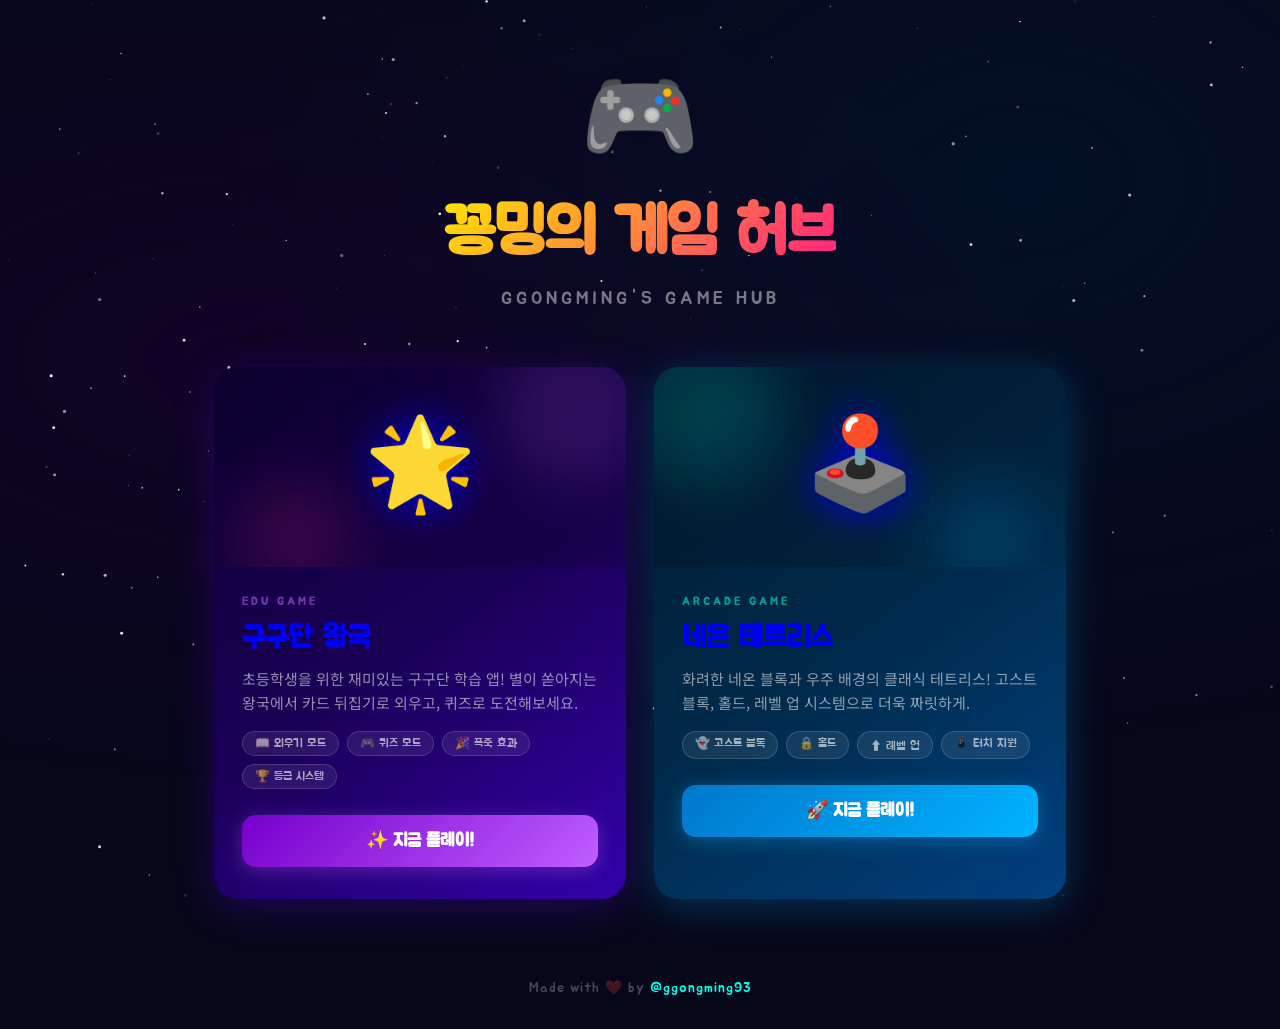
<file: index.html>
<!DOCTYPE html>
<html lang="ko">
<head>
  <meta charset="UTF-8" />
  <meta name="viewport" content="width=device-width, initial-scale=1.0" />
  <meta name="description" content="꽁밍의 미니 게임 허브 — 구구단 왕국과 네온 테트리스를 즐겨보세요!" />
  <title>🎮 꽁밍의 게임 허브</title>
  <link rel="preconnect" href="https://fonts.googleapis.com" />
  <link rel="preconnect" href="https://fonts.gstatic.com" crossorigin />
  <link href="https://fonts.googleapis.com/css2?family=Jua&family=Noto+Sans+KR:wght@400;700;900&display=swap" rel="stylesheet" />
  <style>
    :root {
      --bg: #07071a;
      --neon-mint:   #00ffe7;
      --neon-yellow: #ffe600;
      --neon-pink:   #ff2d78;
      --neon-purple: #bf5fff;
      --neon-blue:   #00b4ff;
      --neon-orange: #ff8c00;
    }

    *, *::before, *::after { box-sizing: border-box; margin: 0; padding: 0; }

    body {
      min-height: 100vh;
      background: var(--bg);
      font-family: 'Jua', 'Noto Sans KR', sans-serif;
      color: #fff;
      overflow-x: hidden;
      display: flex;
      flex-direction: column;
      align-items: center;
    }

    /* ── 별 배경 ── */
    canvas#bg {
      position: fixed; inset: 0; z-index: 0; pointer-events: none;
    }

    /* ── 그라디언트 오버레이 ── */
    body::before {
      content: '';
      position: fixed; inset: 0; z-index: 0;
      background:
        radial-gradient(ellipse at 20% 40%, #1a003380 0%, transparent 55%),
        radial-gradient(ellipse at 80% 20%, #001a3380 0%, transparent 55%);
      pointer-events: none;
    }

    /* ── 컨텐츠 래퍼 ── */
    .wrap {
      position: relative; z-index: 1;
      width: 100%; max-width: 900px;
      padding: 60px 24px 80px;
      display: flex; flex-direction: column; align-items: center; gap: 56px;
    }

    /* ── 헤더 ── */
    header { text-align: center; display: flex; flex-direction: column; align-items: center; gap: 14px; }

    .header-emoji {
      font-size: clamp(52px, 12vw, 96px);
      animation: float 3s ease-in-out infinite;
    }
    @keyframes float {
      0%,100% { transform: translateY(0) rotate(-4deg); }
      50%      { transform: translateY(-16px) rotate(4deg); }
    }

    h1 {
      font-size: clamp(30px, 7vw, 64px);
      font-weight: 900;
      background: linear-gradient(135deg, var(--neon-yellow), var(--neon-pink), var(--neon-mint));
      -webkit-background-clip: text; -webkit-text-fill-color: transparent;
      background-clip: text; background-size: 200%;
      animation: shimmer 4s linear infinite;
      letter-spacing: -1px;
    }
    @keyframes shimmer { 0%{background-position:0%} 100%{background-position:200%} }

    .subtitle {
      font-size: clamp(13px, 2.5vw, 18px);
      color: rgba(255,255,255,0.45);
      letter-spacing: 4px;
    }

    /* ── 카드 그리드 ── */
    .cards {
      display: grid;
      grid-template-columns: repeat(auto-fit, minmax(300px, 1fr));
      gap: 28px;
      width: 100%;
    }

    /* ── 게임 카드 ── */
    .card {
      display: flex; flex-direction: column;
      border-radius: 24px;
      overflow: hidden;
      text-decoration: none;
      position: relative;
      transition: transform 0.25s cubic-bezier(.34,1.56,.64,1), box-shadow 0.3s;
      cursor: pointer;
    }
    .card:hover { transform: translateY(-10px) scale(1.02); }

    /* 카드 배경 그라디언트 */
    .card-gugu  { background: linear-gradient(145deg, #0d0035, #1a0055, #3300aa); box-shadow: 0 8px 40px #6600ff44; }
    .card-tetris{ background: linear-gradient(145deg, #001a30, #002a4a, #004080); box-shadow: 0 8px 40px #00aaff44; }

    .card:hover.card-gugu  { box-shadow: 0 20px 60px #6600ff77, 0 0 0 2px #bf5fff55; }
    .card:hover.card-tetris{ box-shadow: 0 20px 60px #00aaff77, 0 0 0 2px #00b4ff55; }

    /* 카드 상단 비주얼 영역 */
    .card-visual {
      height: 200px;
      display: flex; align-items: center; justify-content: center;
      position: relative; overflow: hidden;
      font-size: 90px;
    }
    .card-visual::before {
      content: '';
      position: absolute; inset: 0;
      background: rgba(0,0,0,0.15);
    }
    .card-icon {
      position: relative; z-index: 1;
      animation: iconPulse 2.5s ease-in-out infinite;
      filter: drop-shadow(0 0 20px currentColor);
    }
    @keyframes iconPulse {
      0%,100% { transform: scale(1); }
      50%      { transform: scale(1.1); }
    }

    /* 배경 장식 원 */
    .card-visual .deco {
      position: absolute; border-radius: 50%;
      opacity: 0.15; filter: blur(30px);
    }
    .card-gugu  .deco1 { width:160px; height:160px; background:var(--neon-purple); top:-40px; right:-30px; }
    .card-gugu  .deco2 { width:120px; height:120px; background:var(--neon-pink);   bottom:-30px; left:20px; }
    .card-tetris .deco1{ width:160px; height:160px; background:var(--neon-mint);   top:-40px; left:-30px; }
    .card-tetris .deco2{ width:120px; height:120px; background:var(--neon-blue);   bottom:-30px; right:20px; }

    /* 카드 바디 */
    .card-body {
      padding: 28px 28px 32px;
      display: flex; flex-direction: column; gap: 10px;
    }

    .card-tag {
      font-size: 11px; letter-spacing: 3px; font-weight: 700;
      opacity: 0.55; text-transform: uppercase;
    }
    .card-gugu   .card-tag { color: var(--neon-purple); }
    .card-tetris .card-tag { color: var(--neon-mint); }

    .card-title { font-size: clamp(22px, 5vw, 30px); font-weight: 900; }

    .card-desc {
      font-size: 15px; color: rgba(255,255,255,0.55); line-height: 1.6;
      font-family: 'Noto Sans KR', sans-serif; font-weight: 400;
    }

    /* 기능 태그 */
    .card-features { display: flex; flex-wrap: wrap; gap: 8px; margin-top: 6px; }
    .feat {
      padding: 4px 12px; border-radius: 99px; font-size: 12px;
      background: rgba(255,255,255,0.08);
      border: 1px solid rgba(255,255,255,0.15);
      color: rgba(255,255,255,0.6);
    }

    /* 플레이 버튼 */
    .card-cta {
      margin-top: 16px;
      padding: 14px 0; border-radius: 14px;
      text-align: center; font-size: 18px; font-weight: 700;
      transition: filter 0.2s;
      font-family: 'Jua', sans-serif;
    }
    .card:hover .card-cta { filter: brightness(1.15); }
    .card-gugu   .card-cta { background: linear-gradient(135deg, #7700cc, #bf5fff); color: #fff; box-shadow: 0 4px 20px #bf5fff55; }
    .card-tetris .card-cta { background: linear-gradient(135deg, #0077cc, #00b4ff); color: #fff; box-shadow: 0 4px 20px #00b4ff55; }

    /* ── 푸터 ── */
    footer {
      position: relative; z-index: 1;
      text-align: center; padding-bottom: 32px;
      font-size: 14px; color: rgba(255,255,255,0.25);
      letter-spacing: 1px;
    }
    footer a {
      color: var(--neon-mint); text-decoration: none;
      transition: opacity 0.2s;
    }
    footer a:hover { opacity: 0.7; }
  </style>
</head>
<body>
<canvas id="bg"></canvas>

<div class="wrap">
  <!-- 헤더 -->
  <header>
    <div class="header-emoji">🎮</div>
    <h1>꽁밍의 게임 허브</h1>
    <p class="subtitle">GGONGMING'S GAME HUB</p>
  </header>

  <!-- 게임 카드 -->
  <div class="cards">

    <!-- 구구단 왕국 -->
    <a class="card card-gugu" href="./gugu/" id="card-gugu">
      <div class="card-visual">
        <div class="deco deco1"></div>
        <div class="deco deco2"></div>
        <span class="card-icon">🌟</span>
      </div>
      <div class="card-body">
        <span class="card-tag">edu game</span>
        <h2 class="card-title">구구단 왕국</h2>
        <p class="card-desc">초등학생을 위한 재미있는 구구단 학습 앱! 별이 쏟아지는 왕국에서 카드 뒤집기로 외우고, 퀴즈로 도전해보세요.</p>
        <div class="card-features">
          <span class="feat">📖 외우기 모드</span>
          <span class="feat">🎮 퀴즈 모드</span>
          <span class="feat">🎉 폭죽 효과</span>
          <span class="feat">🏆 등급 시스템</span>
        </div>
        <div class="card-cta">✨ 지금 플레이!</div>
      </div>
    </a>

    <!-- 네온 테트리스 -->
    <a class="card card-tetris" href="./tetris/" id="card-tetris">
      <div class="card-visual">
        <div class="deco deco1"></div>
        <div class="deco deco2"></div>
        <span class="card-icon">🕹️</span>
      </div>
      <div class="card-body">
        <span class="card-tag">arcade game</span>
        <h2 class="card-title">네온 테트리스</h2>
        <p class="card-desc">화려한 네온 블록과 우주 배경의 클래식 테트리스! 고스트 블록, 홀드, 레벨 업 시스템으로 더욱 짜릿하게.</p>
        <div class="card-features">
          <span class="feat">👻 고스트 블록</span>
          <span class="feat">🔒 홀드</span>
          <span class="feat">⬆️ 레벨 업</span>
          <span class="feat">📱 터치 지원</span>
        </div>
        <div class="card-cta">🚀 지금 플레이!</div>
      </div>
    </a>

  </div>
</div>

<!-- 푸터 -->
<footer>
  <p>Made with ❤️ by <a href="https://github.com/ggongming93" target="_blank">@ggongming93</a></p>
</footer>

<script>
/* ── 별 파티클 배경 ── */
(function() {
  const canvas = document.getElementById('bg');
  const ctx    = canvas.getContext('2d');
  let W, H;

  const stars = Array.from({length:200}, () => ({
    x: Math.random() * 2000,
    y: Math.random() * 2000,
    r: Math.random() * 1.5 + 0.2,
    a: Math.random(),
    da: (Math.random() - 0.5) * 0.01,
  }));

  const shooters = [];
  setInterval(() => {
    shooters.push({
      x: Math.random() * (W||800),
      y: Math.random() * ((H||600) * 0.4),
      vx: 5 + Math.random() * 7,
      vy: 2 + Math.random() * 4,
      len: 80 + Math.random() * 120,
      alpha: 1, done: false
    });
  }, 2500);

  function resize() {
    W = canvas.width  = window.innerWidth;
    H = canvas.height = window.innerHeight;
  }
  window.addEventListener('resize', resize);
  resize();

  function loop() {
    ctx.clearRect(0, 0, W, H);

    stars.forEach(s => {
      s.a += s.da;
      if (s.a <= 0 || s.a >= 1) s.da *= -1;
      ctx.beginPath();
      ctx.arc(s.x % W, s.y % H, s.r, 0, Math.PI*2);
      ctx.fillStyle = `rgba(255,255,255,${s.a.toFixed(2)})`;
      ctx.fill();
    });

    shooters.filter(s => !s.done).forEach(s => {
      const g = ctx.createLinearGradient(s.x, s.y, s.x - s.len, s.y - s.len*0.5);
      g.addColorStop(0, `rgba(255,255,255,${s.alpha})`);
      g.addColorStop(1, 'rgba(255,255,255,0)');
      ctx.beginPath();
      ctx.strokeStyle = g; ctx.lineWidth = 1.5;
      ctx.moveTo(s.x, s.y);
      ctx.lineTo(s.x - s.len, s.y - s.len * 0.5);
      ctx.stroke();
      s.x += s.vx; s.y += s.vy; s.alpha -= 0.022;
      if (s.alpha <= 0) s.done = true;
    });

    requestAnimationFrame(loop);
  }
  loop();
})();
</script>
</body>
</html>
</file>
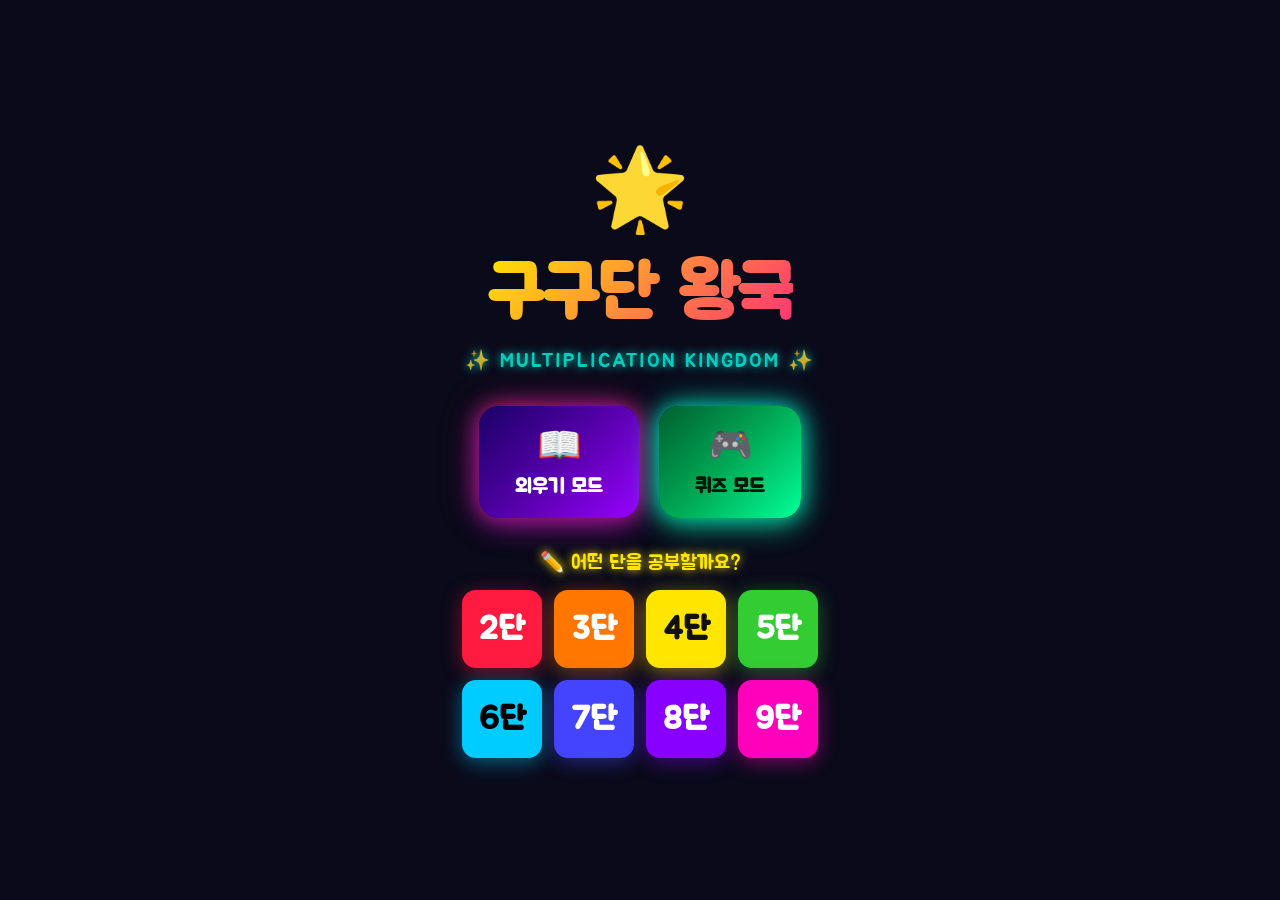
<file: gugu/index.html>
<!DOCTYPE html>
<html lang="ko">
<head>
  <meta charset="UTF-8" />
  <meta name="viewport" content="width=device-width, initial-scale=1.0" />
  <meta name="description" content="초등학생을 위한 재미있는 구구단 학습 앱! 별이 쏟아지는 구구단 왕국에서 즐겁게 구구단을 외워봐요." />
  <title>✨ 구구단 왕국 ✨</title>
  <link rel="stylesheet" href="style.css" />
</head>
<body>

<!-- 배경 캔버스 -->
<canvas id="star-canvas"></canvas>
<canvas id="confetti-canvas"></canvas>

<!-- ═══════════════ 홈 화면 ═══════════════ -->
<section id="home" class="screen active">
  <div class="title-wrap">
    <div class="title-emoji">🌟</div>
    <h1 class="main-title">구구단 왕국</h1>
    <p class="sub-title">✨ MULTIPLICATION KINGDOM ✨</p>
  </div>

  <div class="mode-buttons">
    <button class="mode-btn btn-study" id="btn-goto-study">
      <span class="btn-emoji">📖</span>
      <span class="btn-label">외우기 모드</span>
    </button>
    <button class="mode-btn btn-quiz" id="btn-goto-quiz">
      <span class="btn-emoji">🎮</span>
      <span class="btn-label">퀴즈 모드</span>
    </button>
  </div>

  <div class="dan-section">
    <p class="dan-label">✏️ 어떤 단을 공부할까요?</p>
    <div class="dan-grid" id="home-dan-grid">
      <button class="dan-btn" data-dan="2">2단</button>
      <button class="dan-btn" data-dan="3">3단</button>
      <button class="dan-btn" data-dan="4">4단</button>
      <button class="dan-btn" data-dan="5">5단</button>
      <button class="dan-btn" data-dan="6">6단</button>
      <button class="dan-btn" data-dan="7">7단</button>
      <button class="dan-btn" data-dan="8">8단</button>
      <button class="dan-btn" data-dan="9">9단</button>
    </div>
  </div>
</section>

<!-- ═══════════════ 외우기 모드 ═══════════════ -->
<section id="study" class="screen">
  <div class="screen-header">
    <button class="back-btn" id="study-back">← 홈</button>
    <h2 class="screen-title" id="study-title">2단 🌈</h2>
    <div class="dan-nav">
      <button class="nav-arrow" id="study-prev">◀</button>
      <span class="dan-indicator" id="study-dan-indicator">2단</span>
      <button class="nav-arrow" id="study-next">▶</button>
    </div>
  </div>

  <div class="card-grid" id="card-grid"></div>
</section>

<!-- ═══════════════ 퀴즈 모드 ═══════════════ -->
<section id="quiz" class="screen">
  <div class="quiz-header">
    <button class="back-btn" id="quiz-back">← 홈</button>
    <div class="score-board">
      <div class="score-item" id="score-stars">
        <span class="score-label">⭐ 별점</span>
        <span class="score-value" id="val-stars">0</span>
      </div>
      <div class="score-item" id="score-combo">
        <span class="score-label">🔥 콤보</span>
        <span class="score-value" id="val-combo">0</span>
      </div>
      <div class="score-item" id="score-progress">
        <span class="score-label">📝 문제</span>
        <span class="score-value" id="val-progress">1/10</span>
      </div>
    </div>
  </div>

  <div class="progress-bar-wrap">
    <div class="progress-bar-fill" id="progress-bar" style="width: 0%"></div>
  </div>

  <div class="question-card" id="question-card">
    <p class="question-num" id="question-num">문제 1 / 10</p>
    <p class="question-text" id="question-text">? × ? = ?</p>
  </div>

  <div class="choices-grid" id="choices-grid">
    <button class="choice-btn" id="choice-0">?</button>
    <button class="choice-btn" id="choice-1">?</button>
    <button class="choice-btn" id="choice-2">?</button>
    <button class="choice-btn" id="choice-3">?</button>
  </div>

  <p class="feedback-msg" id="feedback-msg"></p>
</section>

<!-- ═══════════════ 결과 화면 ═══════════════ -->
<section id="result" class="screen">
  <div class="result-trophy" id="result-trophy">🏆</div>
  <h2 class="result-grade" id="result-grade">구구단 황제!</h2>
  <p class="result-msg" id="result-msg">완벽해요! 만점을 받았어요!</p>

  <div class="result-stats">
    <div class="stat-box">
      <span class="stat-val" id="res-stars">0</span>
      <span class="stat-lbl">⭐ 획득 별점</span>
    </div>
    <div class="stat-box">
      <span class="stat-val" id="res-correct">0</span>
      <span class="stat-lbl">✅ 정답 수</span>
    </div>
    <div class="stat-box">
      <span class="stat-val" id="res-combo">0</span>
      <span class="stat-lbl">🔥 최고 콤보</span>
    </div>
  </div>

  <div class="result-actions">
    <button class="action-btn btn-retry" id="btn-retry">🎮 다시 도전!</button>
    <button class="action-btn btn-home"  id="btn-result-home">🏠 홈으로</button>
  </div>
</section>

<script src="app.js"></script>
</body>
</html>
</file>
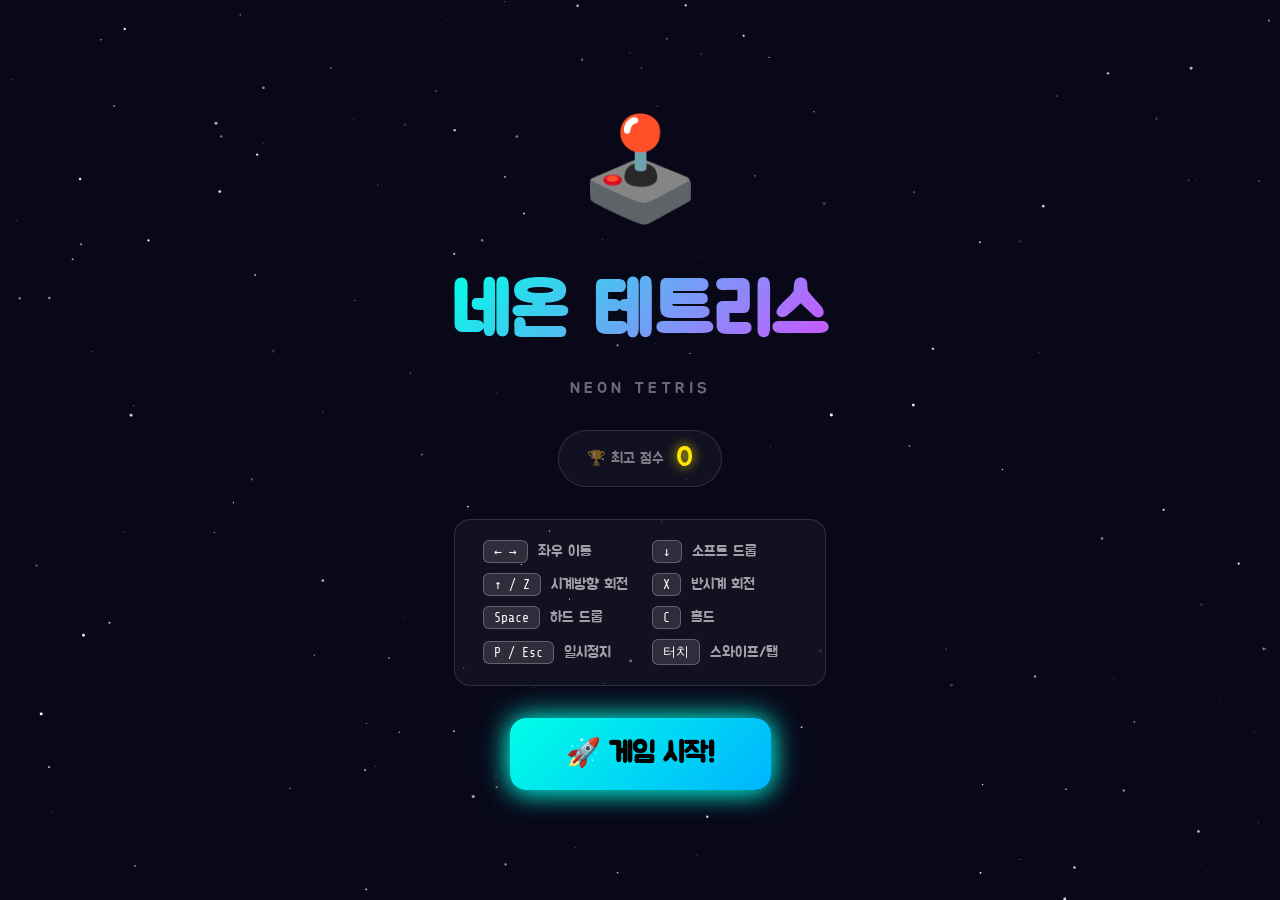
<file: tetris/index.html>
<!DOCTYPE html>
<html lang="ko">
<head>
  <meta charset="UTF-8" />
  <meta name="viewport" content="width=device-width, initial-scale=1.0" />
  <meta name="description" content="네온 우주 테트리스 - 화려한 네온 블록과 우주 배경의 테트리스 게임!" />
  <title>🕹️ 네온 테트리스</title>
  <link rel="stylesheet" href="style.css" />
</head>
<body>

<canvas id="star-canvas"></canvas>
<canvas id="confetti-canvas"></canvas>
<div id="flash-overlay"></div>
<div id="levelup-popup">⬆️ LEVEL UP!</div>

<!-- ══════════ 시작 화면 ══════════ -->
<section id="start-screen" class="screen active">
  <div class="game-logo">🕹️</div>
  <h1 class="game-title">네온 테트리스</h1>
  <p class="game-subtitle">NEON TETRIS</p>

  <div class="best-score-wrap">
    <span class="best-label">🏆 최고 점수</span>
    <span class="best-value" id="start-best">0</span>
  </div>

  <div class="controls-grid">
    <div class="ctrl-row"><span class="key">← →</span><span class="ctrl-desc">좌우 이동</span></div>
    <div class="ctrl-row"><span class="key">↓</span><span class="ctrl-desc">소프트 드롭</span></div>
    <div class="ctrl-row"><span class="key">↑ / Z</span><span class="ctrl-desc">시계방향 회전</span></div>
    <div class="ctrl-row"><span class="key">X</span><span class="ctrl-desc">반시계 회전</span></div>
    <div class="ctrl-row"><span class="key">Space</span><span class="ctrl-desc">하드 드롭</span></div>
    <div class="ctrl-row"><span class="key">C</span><span class="ctrl-desc">홀드</span></div>
    <div class="ctrl-row"><span class="key">P / Esc</span><span class="ctrl-desc">일시정지</span></div>
    <div class="ctrl-row"><span class="key">터치</span><span class="ctrl-desc">스와이프/탭</span></div>
  </div>

  <button class="start-btn" id="btn-start">🚀 게임 시작!</button>
</section>

<!-- ══════════ 게임 화면 ══════════ -->
<section id="game-screen" class="screen">

  <!-- 왼쪽 패널: HOLD + SCORE -->
  <div class="side-panel" id="left-panel">
    <div class="panel-box">
      <span class="panel-label">HOLD</span>
      <canvas id="hold-canvas" class="mini-canvas" width="120" height="80"></canvas>
    </div>
    <div class="panel-box">
      <span class="panel-label">SCORE</span>
      <span class="panel-value" id="score-val">0</span>
    </div>
    <div class="panel-box">
      <span class="panel-label">LEVEL</span>
      <span class="panel-value" id="level-val">1</span>
    </div>
    <div class="panel-box">
      <span class="panel-label">LINES</span>
      <span class="panel-value" id="lines-val">0</span>
    </div>
  </div>

  <!-- 게임 보드 -->
  <div class="board-wrap">
    <canvas id="game-canvas"></canvas>
    <div id="pause-overlay">
      <span>⏸ PAUSE</span>
      <span class="pause-hint">P 또는 ESC 로 재개</span>
    </div>
  </div>

  <!-- 오른쪽 패널: NEXT -->
  <div class="side-panel" id="right-panel">
    <div class="panel-box">
      <span class="panel-label">NEXT</span>
      <canvas id="next-canvas" class="mini-canvas" width="120" height="280"></canvas>
    </div>
    <div class="panel-box">
      <span class="panel-label">BEST</span>
      <span class="panel-value" id="best-val">0</span>
    </div>
  </div>

</section>

<!-- ══════════ 모바일 D-Pad ══════════ -->
<div id="dpad">
  <div class="dpad-row">
    <button class="dpad-btn" id="dpad-hold" title="홀드">🔒</button>
    <button class="dpad-btn" id="dpad-rcw"  title="시계방향 회전">↻</button>
    <button class="dpad-btn" id="dpad-rccw" title="반시계 회전">↺</button>
  </div>
  <div class="dpad-row">
    <button class="dpad-btn" id="dpad-left">◀</button>
    <button class="dpad-btn" id="dpad-down">▼</button>
    <button class="dpad-btn" id="dpad-right">▶</button>
  </div>
  <div class="dpad-row">
    <button class="dpad-btn wide" id="dpad-drop">⬇ 하드드롭</button>
  </div>
</div>

<!-- ══════════ 게임 오버 화면 ══════════ -->
<section id="over-screen" class="screen">
  <div class="over-icon">💀</div>
  <h2 class="over-title">게임 오버!</h2>
  <p class="new-record" id="new-record">🌟 신기록 달성! 🌟</p>

  <div class="over-stats">
    <div class="over-stat">
      <span class="over-stat-val" id="over-score">0</span>
      <span class="over-stat-lbl">최종 점수</span>
    </div>
    <div class="over-stat">
      <span class="over-stat-val" id="over-best">0</span>
      <span class="over-stat-lbl">🏆 최고 점수</span>
    </div>
    <div class="over-stat">
      <span class="over-stat-val" id="over-lines">0</span>
      <span class="over-stat-lbl">클리어 라인</span>
    </div>
    <div class="over-stat">
      <span class="over-stat-val" id="over-level">1</span>
      <span class="over-stat-lbl">도달 레벨</span>
    </div>
  </div>

  <div class="over-actions">
    <button class="over-btn btn-restart" id="btn-restart">🎮 다시 도전!</button>
    <button class="over-btn btn-menu"    id="btn-menu">🏠 메뉴로</button>
  </div>
</section>

<script src="tetris.js"></script>
</body>
</html>
</file>
<file: gugu/style.css>
@import url('https://fonts.googleapis.com/css2?family=Jua&family=Noto+Sans+KR:wght@400;700;900&display=swap');

/* ─── CSS Variables ─── */
:root {
  --bg-deep:    #0a0a1a;
  --bg-mid:     #0d0d2b;
  --neon-pink:  #ff2d78;
  --neon-mint:  #00ffe7;
  --neon-yellow:#ffe600;
  --neon-purple:#bf5fff;
  --neon-blue:  #00b4ff;
  --neon-orange:#ff8c00;
  --white:      #ffffff;
  --shadow-pink: 0 0 20px #ff2d78aa, 0 0 40px #ff2d7855;
  --shadow-mint: 0 0 20px #00ffe7aa, 0 0 40px #00ffe755;
  --shadow-yellow: 0 0 20px #ffe600aa, 0 0 40px #ffe60055;
  --radius-lg:  20px;
  --radius-md:  14px;
  --radius-sm:  10px;
}

/* ─── Reset & Base ─── */
*, *::before, *::after { box-sizing: border-box; margin: 0; padding: 0; }

html, body {
  width: 100%; height: 100%;
  font-family: 'Jua', 'Noto Sans KR', sans-serif;
  background: var(--bg-deep);
  color: var(--white);
  overflow-x: hidden;
  user-select: none;
}

/* ─── Star field background ─── */
body::before {
  content: '';
  position: fixed; inset: 0;
  background:
    radial-gradient(ellipse at 20% 50%, #1a0533 0%, transparent 60%),
    radial-gradient(ellipse at 80% 20%, #001a33 0%, transparent 60%),
    radial-gradient(ellipse at 50% 80%, #1a1a00 0%, transparent 60%),
    var(--bg-deep);
  z-index: -2;
}

/* stars canvas sits underneath everything */
#star-canvas {
  position: fixed; inset: 0; z-index: -1;
  pointer-events: none;
}

/* ─── Section visibility ─── */
.screen {
  display: none;
  width: 100%; min-height: 100vh;
  flex-direction: column;
  align-items: center;
  justify-content: center;
  padding: 20px;
  animation: fadeIn 0.5s ease;
}
.screen.active { display: flex; }

@keyframes fadeIn {
  from { opacity: 0; transform: translateY(20px); }
  to   { opacity: 1; transform: translateY(0); }
}

/* ─── HOME screen ─── */
#home {
  text-align: center;
  gap: 32px;
}

.title-wrap {
  display: flex; flex-direction: column; align-items: center; gap: 8px;
}

.title-emoji {
  font-size: clamp(48px, 10vw, 80px);
  animation: bounce 1.4s infinite ease-in-out;
}

@keyframes bounce {
  0%,100% { transform: translateY(0) scale(1); }
  50%      { transform: translateY(-14px) scale(1.08); }
}

.main-title {
  font-size: clamp(32px, 8vw, 72px);
  font-weight: 900;
  background: linear-gradient(135deg, var(--neon-yellow), var(--neon-pink), var(--neon-mint));
  -webkit-background-clip: text;
  -webkit-text-fill-color: transparent;
  background-clip: text;
  text-shadow: none;
  letter-spacing: -1px;
  animation: shimmer 3s linear infinite;
  background-size: 200% 200%;
}

@keyframes shimmer {
  0%   { background-position: 0% 50%; }
  50%  { background-position: 100% 50%; }
  100% { background-position: 0% 50%; }
}

.sub-title {
  font-size: clamp(14px, 3vw, 20px);
  color: var(--neon-mint);
  opacity: 0.8;
  letter-spacing: 2px;
  text-shadow: 0 0 10px var(--neon-mint);
}

/* Mode buttons */
.mode-buttons {
  display: flex; gap: 20px; flex-wrap: wrap; justify-content: center;
}

.mode-btn {
  cursor: pointer; border: none; border-radius: var(--radius-lg);
  padding: 18px 36px;
  font-family: 'Jua', sans-serif;
  font-size: clamp(18px, 4vw, 26px);
  font-weight: 700;
  display: flex; flex-direction: column; align-items: center; gap: 6px;
  transition: transform 0.15s, box-shadow 0.2s;
  position: relative; overflow: hidden;
}
.mode-btn::after {
  content: '';
  position: absolute; inset: 0;
  background: rgba(255,255,255,0.12);
  opacity: 0;
  transition: opacity 0.2s;
}
.mode-btn:hover::after { opacity: 1; }
.mode-btn:hover { transform: translateY(-4px) scale(1.04); }
.mode-btn:active { transform: scale(0.97); }

.mode-btn .btn-emoji { font-size: 36px; }
.mode-btn .btn-label { font-size: 20px; }

.btn-study {
  background: linear-gradient(135deg, #1a0065, #5500aa, #9900ff);
  box-shadow: 0 6px 30px #9900ff77, var(--shadow-pink);
  color: #fff;
}
.btn-quiz {
  background: linear-gradient(135deg, #006030, #00aa55, #00ff99);
  box-shadow: 0 6px 30px #00ff9977, var(--shadow-mint);
  color: #001a0a;
}

/* Dan selector grid */
.dan-section { display: flex; flex-direction: column; align-items: center; gap: 14px; }
.dan-label { font-size: 20px; color: var(--neon-yellow); text-shadow: 0 0 10px var(--neon-yellow); }

.dan-grid {
  display: grid; grid-template-columns: repeat(4, 1fr); gap: 12px;
}

.dan-btn {
  cursor: pointer; border: 3px solid transparent;
  padding: 16px 0; border-radius: var(--radius-md);
  font-family: 'Jua', sans-serif;
  font-size: clamp(22px, 5vw, 32px);
  font-weight: 900;
  width: 80px; text-align: center;
  transition: transform 0.15s, box-shadow 0.2s, border-color 0.2s;
  position: relative;
}
.dan-btn:hover { transform: scale(1.12) rotate(-3deg); }
.dan-btn:active { transform: scale(0.95); }

/* Rainbow colors for 2~9단 */
.dan-btn[data-dan="2"]  { background: #ff1a40; color: #fff; box-shadow: 0 4px 20px #ff1a4077; }
.dan-btn[data-dan="3"]  { background: #ff7700; color: #fff; box-shadow: 0 4px 20px #ff770077; }
.dan-btn[data-dan="4"]  { background: #ffe600; color: #111; box-shadow: 0 4px 20px #ffe60077; }
.dan-btn[data-dan="5"]  { background: #33cc33; color: #fff; box-shadow: 0 4px 20px #33cc3377; }
.dan-btn[data-dan="6"]  { background: #00ccff; color: #000; box-shadow: 0 4px 20px #00ccff77; }
.dan-btn[data-dan="7"]  { background: #4444ff; color: #fff; box-shadow: 0 4px 20px #4444ff77; }
.dan-btn[data-dan="8"]  { background: #8800ff; color: #fff; box-shadow: 0 4px 20px #8800ff77; }
.dan-btn[data-dan="9"]  { background: #ff00bb; color: #fff; box-shadow: 0 4px 20px #ff00bb77; }

/* ─── STUDY screen ─── */
#study { gap: 24px; }

.screen-header {
  display: flex; align-items: center; justify-content: space-between;
  width: 100%; max-width: 700px;
}

.back-btn {
  cursor: pointer; background: rgba(255,255,255,0.1);
  border: 2px solid rgba(255,255,255,0.3);
  border-radius: 50px; padding: 8px 20px;
  color: #fff; font-family: 'Jua', sans-serif; font-size: 18px;
  transition: background 0.2s, transform 0.15s;
}
.back-btn:hover { background: rgba(255,255,255,0.2); transform: scale(1.05); }

.screen-title {
  font-size: clamp(26px, 6vw, 48px);
  background: linear-gradient(135deg, var(--neon-yellow), var(--neon-pink));
  -webkit-background-clip: text; -webkit-text-fill-color: transparent;
  background-clip: text;
}

/* Nav arrows */
.dan-nav {
  display: flex; align-items: center; gap: 20px;
}
.nav-arrow {
  cursor: pointer; font-size: 32px;
  background: rgba(255,255,255,0.1);
  border: 2px solid rgba(255,255,255,0.3);
  border-radius: 50%; width: 52px; height: 52px;
  display: flex; align-items: center; justify-content: center;
  transition: background 0.2s, transform 0.15s;
}
.nav-arrow:hover { background: rgba(255,255,255,0.25); transform: scale(1.1); }

.dan-indicator {
  font-size: clamp(20px, 4vw, 28px);
  color: var(--neon-mint); text-shadow: 0 0 10px var(--neon-mint);
  min-width: 80px; text-align: center;
}

/* Card grid */
.card-grid {
  display: grid;
  grid-template-columns: repeat(auto-fill, minmax(160px, 1fr));
  gap: 16px;
  width: 100%; max-width: 760px;
}

/* Flip Card */
.flip-card {
  perspective: 800px; cursor: pointer;
  height: 120px;
}
.flip-inner {
  position: relative; width: 100%; height: 100%;
  transform-style: preserve-3d;
  transition: transform 0.5s cubic-bezier(0.4,0,0.2,1);
}
.flip-card.flipped .flip-inner { transform: rotateY(180deg); }

.flip-front, .flip-back {
  position: absolute; inset: 0;
  backface-visibility: hidden;
  border-radius: var(--radius-md);
  display: flex; align-items: center; justify-content: center;
  flex-direction: column;
  font-size: clamp(18px, 4vw, 24px);
  font-weight: 900;
  box-shadow: 0 4px 20px rgba(0,0,0,0.4);
}

.flip-front {
  background: linear-gradient(135deg, #1a1a4a, #2a2a6a);
  border: 2px solid rgba(255,255,255,0.2);
  color: var(--white);
}
.flip-front .question-text {
  font-size: clamp(18px, 4vw, 24px);
  line-height: 1.3;
  text-align: center;
}
.flip-front .tap-hint {
  font-size: 12px; color: rgba(255,255,255,0.4); margin-top: 6px;
}

.flip-back {
  transform: rotateY(180deg);
  color: #111;
  font-size: clamp(24px, 5vw, 36px);
}

/* Dan colors for back face */
.flip-back.c2 { background: linear-gradient(135deg, #ff4d6d, #ff1a40); }
.flip-back.c3 { background: linear-gradient(135deg, #ffb347, #ff7700); }
.flip-back.c4 { background: linear-gradient(135deg, #fff176, #ffe600); }
.flip-back.c5 { background: linear-gradient(135deg, #69f0ae, #33cc33); }
.flip-back.c6 { background: linear-gradient(135deg, #80d8ff, #00ccff); }
.flip-back.c7 { background: linear-gradient(135deg, #8080ff, #4444ff); color: #fff; }
.flip-back.c8 { background: linear-gradient(135deg, #cc66ff, #8800ff); color: #fff; }
.flip-back.c9 { background: linear-gradient(135deg, #ff66d9, #ff00bb); }

/* ─── QUIZ screen ─── */
#quiz { gap: 24px; max-width: 600px; margin: 0 auto; }

.quiz-header {
  display: flex; justify-content: space-between; align-items: center;
  width: 100%;
}

.score-board {
  display: flex; gap: 16px; align-items: center;
}
.score-item {
  display: flex; flex-direction: column; align-items: center;
  background: rgba(255,255,255,0.08);
  border-radius: var(--radius-sm); padding: 8px 16px;
  border: 1px solid rgba(255,255,255,0.15);
}
.score-label { font-size: 11px; color: rgba(255,255,255,0.5); letter-spacing: 1px; }
.score-value { font-size: 26px; font-weight: 900; }
#score-stars  .score-value { color: var(--neon-yellow); text-shadow: 0 0 10px var(--neon-yellow); }
#score-combo  .score-value { color: var(--neon-pink);   text-shadow: 0 0 10px var(--neon-pink); }
#score-progress .score-value { color: var(--neon-mint); text-shadow: 0 0 10px var(--neon-mint); }

/* Progress bar */
.progress-bar-wrap {
  width: 100%;
  background: rgba(255,255,255,0.1);
  border-radius: 99px; height: 14px;
  overflow: hidden;
}
.progress-bar-fill {
  height: 100%; border-radius: 99px;
  background: linear-gradient(90deg, var(--neon-mint), var(--neon-blue));
  box-shadow: 0 0 10px var(--neon-mint);
  transition: width 0.4s ease;
}

/* Question card */
.question-card {
  width: 100%;
  background: linear-gradient(135deg, #1a0540, #0a0a2a);
  border: 2px solid rgba(255,255,255,0.15);
  border-radius: var(--radius-lg);
  padding: 40px 20px;
  text-align: center;
  box-shadow: 0 10px 40px rgba(0,0,0,0.4);
  position: relative; overflow: hidden;
}
.question-card::before {
  content: '';
  position: absolute; inset: -2px;
  border-radius: var(--radius-lg);
  background: linear-gradient(135deg, var(--neon-pink), var(--neon-mint), var(--neon-yellow));
  z-index: -1;
  animation: rotateBorder 4s linear infinite;
  background-size: 400% 400%;
}
@keyframes rotateBorder {
  0%   { background-position: 0% 50%; }
  50%  { background-position: 100% 50%; }
  100% { background-position: 0% 50%; }
}

.question-num {
  font-size: 14px; color: rgba(255,255,255,0.4); letter-spacing: 2px; margin-bottom: 10px;
}
.question-text {
  font-size: clamp(36px, 10vw, 64px);
  font-weight: 900;
  letter-spacing: 4px;
  color: var(--white);
  text-shadow: 0 0 30px rgba(255,255,255,0.5);
}

/* Answer choices */
.choices-grid {
  display: grid; grid-template-columns: 1fr 1fr;
  gap: 14px; width: 100%;
}

.choice-btn {
  cursor: pointer; border: 3px solid rgba(255,255,255,0.2);
  border-radius: var(--radius-md);
  padding: 20px 10px;
  background: rgba(255,255,255,0.06);
  color: var(--white); font-family: 'Jua', sans-serif;
  font-size: clamp(24px, 6vw, 36px); font-weight: 900;
  transition: transform 0.15s, background 0.15s, border-color 0.15s, box-shadow 0.15s;
  position: relative; overflow: hidden;
}
.choice-btn::after {
  content: ''; position: absolute; inset: 0;
  background: rgba(255,255,255,0.1); opacity: 0; transition: opacity 0.2s;
}
.choice-btn:hover:not(:disabled)::after { opacity: 1; }
.choice-btn:hover:not(:disabled) { transform: scale(1.04); border-color: rgba(255,255,255,0.5); }
.choice-btn:active:not(:disabled) { transform: scale(0.97); }

.choice-btn.correct {
  background: linear-gradient(135deg, #00cc66, #00ff88);
  border-color: #00ff88;
  color: #003311;
  box-shadow: 0 0 30px #00ff8888;
  animation: correctPop 0.4s ease;
}
.choice-btn.wrong {
  background: linear-gradient(135deg, #cc0033, #ff0055);
  border-color: #ff0055;
  color: #fff;
  box-shadow: 0 0 30px #ff005588;
  animation: wrongShake 0.4s ease;
}

@keyframes correctPop {
  0%   { transform: scale(1); }
  40%  { transform: scale(1.12); }
  100% { transform: scale(1); }
}
@keyframes wrongShake {
  0%,100% { transform: translateX(0); }
  20%      { transform: translateX(-8px); }
  40%      { transform: translateX(8px); }
  60%      { transform: translateX(-6px); }
  80%      { transform: translateX(6px); }
}

/* Feedback message */
.feedback-msg {
  font-size: clamp(22px, 5vw, 32px);
  font-weight: 900;
  min-height: 50px;
  text-align: center;
  animation: feedbackPop 0.35s ease;
  transition: color 0.2s;
}
@keyframes feedbackPop {
  0%   { transform: scale(0.5); opacity: 0; }
  70%  { transform: scale(1.1); }
  100% { transform: scale(1); opacity: 1; }
}

/* ─── RESULT screen ─── */
#result { gap: 28px; text-align: center; }

.result-trophy { font-size: clamp(80px, 18vw, 140px); animation: trophySpin 2s ease-in-out infinite alternate; }
@keyframes trophySpin {
  from { transform: scale(1) rotate(-5deg); }
  to   { transform: scale(1.1) rotate(5deg); }
}

.result-grade {
  font-size: clamp(28px, 7vw, 52px); font-weight: 900;
  background: linear-gradient(135deg, var(--neon-yellow), var(--neon-pink), var(--neon-mint));
  -webkit-background-clip: text; -webkit-text-fill-color: transparent;
  background-clip: text;
  animation: shimmer 2s linear infinite; background-size: 200% 200%;
}

.result-msg { font-size: clamp(16px, 3.5vw, 22px); color: rgba(255,255,255,0.75); line-height: 1.5; }

.result-stats {
  display: flex; gap: 20px; justify-content: center; flex-wrap: wrap;
}
.stat-box {
  background: rgba(255,255,255,0.08); border: 2px solid rgba(255,255,255,0.15);
  border-radius: var(--radius-md); padding: 16px 24px;
  display: flex; flex-direction: column; align-items: center; gap: 4px;
}
.stat-val { font-size: 36px; font-weight: 900; color: var(--neon-yellow); text-shadow: 0 0 12px var(--neon-yellow); }
.stat-lbl { font-size: 13px; color: rgba(255,255,255,0.5); letter-spacing: 1px; }

.result-actions { display: flex; gap: 16px; flex-wrap: wrap; justify-content: center; }

.action-btn {
  cursor: pointer; border: none; border-radius: var(--radius-md);
  padding: 16px 32px;
  font-family: 'Jua', sans-serif; font-size: 20px; font-weight: 700;
  transition: transform 0.15s, box-shadow 0.2s;
}
.action-btn:hover { transform: translateY(-3px) scale(1.04); }
.action-btn:active { transform: scale(0.97); }
.btn-retry { background: linear-gradient(135deg, #ff2d78, #ff0055); color: #fff; box-shadow: 0 4px 20px #ff005566; }
.btn-home  { background: linear-gradient(135deg, #1a1a4a, #3a3a8a); color: #fff; border: 2px solid rgba(255,255,255,0.3); box-shadow: 0 4px 20px rgba(0,0,0,0.4); }

/* ─── Confetti overlay ─── */
#confetti-canvas {
  position: fixed; inset: 0; z-index: 999;
  pointer-events: none;
}

/* ─── Shake overlay for wrong answers ─── */
.shake-overlay {
  animation: fullShake 0.4s ease;
}
@keyframes fullShake {
  0%,100% { transform: translateX(0); }
  20%      { transform: translateX(-10px); }
  40%      { transform: translateX(10px); }
  60%      { transform: translateX(-8px); }
  80%      { transform: translateX(8px); }
}

/* ─── Responsive ─── */
@media (max-width: 500px) {
  .dan-grid { grid-template-columns: repeat(4, 1fr); gap: 8px; }
  .dan-btn { width: 60px; font-size: 20px; padding: 12px 0; }
  .card-grid { grid-template-columns: repeat(2, 1fr); }
  .choices-grid { gap: 10px; }
  .mode-buttons { flex-direction: column; }
  .mode-btn { width: 100%; max-width: 320px; flex-direction: row; justify-content: center; }
}
</file>
<file: tetris/style.css>
@import url('https://fonts.googleapis.com/css2?family=Jua&family=Share+Tech+Mono&display=swap');

/* ─── Variables ─── */
:root {
  --bg:          #080818;
  --panel-bg:    rgba(255,255,255,0.04);
  --border:      rgba(255,255,255,0.12);
  --neon-mint:   #00ffe7;
  --neon-yellow: #ffe600;
  --neon-purple: #bf5fff;
  --neon-green:  #00ff88;
  --neon-pink:   #ff2d78;
  --neon-blue:   #00b4ff;
  --neon-orange: #ff8c00;
  --white:       #ffffff;
  --radius:      16px;
}

*, *::before, *::after { box-sizing: border-box; margin: 0; padding: 0; }

html, body {
  width: 100%; height: 100%;
  background: var(--bg);
  color: var(--white);
  font-family: 'Jua', sans-serif;
  overflow: hidden;
  user-select: none;
}

/* ─── Star canvas ─── */
#star-canvas {
  position: fixed; inset: 0; z-index: 0; pointer-events: none;
}

/* ─── Screen system ─── */
.screen {
  display: none;
  position: fixed; inset: 0; z-index: 10;
  align-items: center; justify-content: center;
  flex-direction: column;
  animation: fadeIn 0.4s ease;
}
.screen.active { display: flex; }

@keyframes fadeIn {
  from { opacity: 0; transform: translateY(16px); }
  to   { opacity: 1; transform: translateY(0); }
}

/* ══════════════════════════════
   START SCREEN
══════════════════════════════ */
#start-screen { gap: 32px; text-align: center; padding: 20px; }

.game-logo { font-size: clamp(56px,12vw,100px); animation: logoBounce 2s ease-in-out infinite; }
@keyframes logoBounce {
  0%,100% { transform: translateY(0) rotate(-3deg); }
  50%      { transform: translateY(-12px) rotate(3deg); }
}

.game-title {
  font-size: clamp(36px,8vw,72px);
  background: linear-gradient(135deg, var(--neon-mint), var(--neon-purple), var(--neon-pink));
  -webkit-background-clip: text; -webkit-text-fill-color: transparent; background-clip: text;
  background-size: 200%; animation: shimmer 3s linear infinite;
  letter-spacing: 2px;
}
@keyframes shimmer { 0%{background-position:0%} 100%{background-position:200%} }

.game-subtitle { font-size: 16px; color: rgba(255,255,255,0.4); letter-spacing: 4px; margin-top: -12px; }

/* 최고점수 */
.best-score-wrap {
  display: flex; align-items: center; gap: 12px;
  background: var(--panel-bg); border: 1px solid var(--border);
  border-radius: 99px; padding: 10px 28px;
}
.best-label { font-size: 15px; color: rgba(255,255,255,0.45); }
.best-value { font-size: 28px; color: var(--neon-yellow); text-shadow: 0 0 12px var(--neon-yellow); }

/* 조작법 */
.controls-grid {
  display: grid; grid-template-columns: repeat(2, 1fr); gap: 10px 24px;
  background: var(--panel-bg); border: 1px solid var(--border);
  border-radius: var(--radius); padding: 20px 28px;
  font-size: 15px;
}
.ctrl-row { display: flex; align-items: center; gap: 10px; }
.key {
  background: rgba(255,255,255,0.12); border: 1px solid rgba(255,255,255,0.25);
  border-radius: 6px; padding: 3px 10px; font-family: 'Share Tech Mono', monospace;
  font-size: 13px; white-space: nowrap;
}
.ctrl-desc { color: rgba(255,255,255,0.6); }

/* 시작 버튼 */
.start-btn {
  cursor: pointer; border: none; border-radius: var(--radius);
  padding: 18px 56px; font-family: 'Jua', sans-serif;
  font-size: 28px; font-weight: 700; color: #000;
  background: linear-gradient(135deg, var(--neon-mint), var(--neon-blue));
  box-shadow: 0 0 30px var(--neon-mint), 0 4px 20px rgba(0,255,231,0.4);
  transition: transform 0.15s, box-shadow 0.2s;
  animation: pulseBtn 2s ease-in-out infinite;
}
@keyframes pulseBtn {
  0%,100% { box-shadow: 0 0 30px var(--neon-mint), 0 4px 20px rgba(0,255,231,0.4); }
  50%      { box-shadow: 0 0 50px var(--neon-mint), 0 4px 40px rgba(0,255,231,0.6); }
}
.start-btn:hover { transform: scale(1.06) translateY(-2px); }
.start-btn:active { transform: scale(0.97); }

/* ══════════════════════════════
   GAME SCREEN
══════════════════════════════ */
#game-screen {
  flex-direction: row; gap: 16px;
  padding: 16px; align-items: flex-start; justify-content: center;
}

/* 사이드 패널 */
.side-panel {
  display: flex; flex-direction: column; gap: 14px;
  width: 140px; flex-shrink: 0;
}

.panel-box {
  background: var(--panel-bg); border: 1px solid var(--border);
  border-radius: var(--radius); padding: 14px;
  display: flex; flex-direction: column; align-items: center; gap: 6px;
}
.panel-label {
  font-size: 11px; letter-spacing: 2px; color: rgba(255,255,255,0.4);
  text-transform: uppercase;
}
.panel-value {
  font-family: 'Share Tech Mono', monospace;
  font-size: 26px; text-align: center; min-width: 80px;
}
#score-val   { color: var(--neon-yellow); text-shadow: 0 0 10px var(--neon-yellow); }
#level-val   { color: var(--neon-mint);   text-shadow: 0 0 10px var(--neon-mint); }
#lines-val   { color: var(--neon-purple); text-shadow: 0 0 10px var(--neon-purple); }

/* next / hold 캔버스 */
.mini-canvas { border-radius: 8px; }

/* 게임 보드 */
.board-wrap {
  position: relative; flex-shrink: 0;
  border: 2px solid rgba(255,255,255,0.15);
  border-radius: 8px; overflow: hidden;
  box-shadow: 0 0 40px rgba(0,180,255,0.15), inset 0 0 30px rgba(0,0,0,0.5);
}

#game-canvas { display: block; }

/* 일시정지 오버레이 */
#pause-overlay {
  display: none; position: absolute; inset: 0;
  background: rgba(0,0,0,0.7); backdrop-filter: blur(4px);
  align-items: center; justify-content: center;
  font-size: 48px; letter-spacing: 4px;
  color: var(--neon-mint); text-shadow: 0 0 20px var(--neon-mint);
  flex-direction: column; gap: 12px;
}
#pause-overlay.visible { display: flex; }
.pause-hint { font-size: 16px; color: rgba(255,255,255,0.4); letter-spacing: 2px; }

/* ── 모바일 D-Pad ── */
#dpad {
  display: none;
  position: fixed; bottom: 20px; left: 50%; transform: translateX(-50%);
  z-index: 20; gap: 8px; flex-direction: column; align-items: center;
}
.dpad-row { display: flex; gap: 8px; }
.dpad-btn {
  cursor: pointer; border: 2px solid rgba(255,255,255,0.25);
  background: rgba(255,255,255,0.08); border-radius: 12px;
  width: 60px; height: 60px; color: #fff;
  font-size: 22px; display: flex; align-items: center; justify-content: center;
  transition: background 0.1s, transform 0.1s;
  -webkit-tap-highlight-color: transparent;
}
.dpad-btn:active { background: rgba(255,255,255,0.22); transform: scale(0.92); }
.dpad-btn.wide { width: 132px; font-size: 16px; font-family: 'Jua', sans-serif; }

@media (pointer: coarse) {
  #dpad { display: flex; }
  #game-screen { padding-bottom: 220px; }
}

/* ══════════════════════════════
   GAMEOVER SCREEN
══════════════════════════════ */
#over-screen { gap: 28px; text-align: center; padding: 20px; }

.over-icon { font-size: clamp(64px,14vw,110px); animation: overShake 0.6s ease; }
@keyframes overShake {
  0%,100%{ transform:translate(0,0) rotate(0deg); }
  20%    { transform:translate(-6px,0) rotate(-4deg); }
  40%    { transform:translate(6px,0) rotate(4deg); }
  60%    { transform:translate(-4px,0) rotate(-2deg); }
  80%    { transform:translate(4px,0) rotate(2deg); }
}

.over-title {
  font-size: clamp(32px,7vw,58px);
  background: linear-gradient(135deg, var(--neon-pink), var(--neon-yellow));
  -webkit-background-clip: text; -webkit-text-fill-color: transparent; background-clip: text;
}

.new-record {
  display: none; font-size: 18px; color: var(--neon-yellow);
  text-shadow: 0 0 12px var(--neon-yellow); letter-spacing: 3px;
  animation: blink 1s ease-in-out infinite alternate;
}
.new-record.show { display: block; }
@keyframes blink { from{opacity:1} to{opacity:0.3} }

.over-stats {
  display: flex; gap: 20px; flex-wrap: wrap; justify-content: center;
}
.over-stat {
  background: var(--panel-bg); border: 1px solid var(--border);
  border-radius: var(--radius); padding: 16px 24px;
  display: flex; flex-direction: column; align-items: center; gap: 4px;
}
.over-stat-val { font-size: 36px; font-family: 'Share Tech Mono', monospace; color: var(--neon-yellow); text-shadow: 0 0 10px var(--neon-yellow); }
.over-stat-lbl { font-size: 12px; color: rgba(255,255,255,0.4); letter-spacing: 1px; }

.over-actions { display: flex; gap: 16px; flex-wrap: wrap; justify-content: center; }

.over-btn {
  cursor: pointer; border: none; border-radius: var(--radius);
  padding: 15px 36px; font-family: 'Jua', sans-serif; font-size: 22px;
  transition: transform 0.15s, box-shadow 0.2s;
}
.over-btn:hover { transform: translateY(-3px) scale(1.04); }
.over-btn:active { transform: scale(0.97); }
.btn-restart {
  background: linear-gradient(135deg, var(--neon-pink), #cc0044);
  color: #fff; box-shadow: 0 4px 20px rgba(255,45,120,0.4);
}
.btn-menu {
  background: var(--panel-bg); color: #fff;
  border: 1px solid var(--border); box-shadow: 0 4px 20px rgba(0,0,0,0.3);
}

/* ─── Confetti ─── */
#confetti-canvas {
  position: fixed; inset: 0; z-index: 100; pointer-events: none;
}

/* ─── Flash overlay ─── */
#flash-overlay {
  position: fixed; inset: 0; z-index: 90; pointer-events: none;
  opacity: 0; transition: opacity 0.1s;
}
#flash-overlay.flash { animation: flashAnim 0.4s ease; }
@keyframes flashAnim {
  0%   { opacity: 0.7; }
  100% { opacity: 0; }
}

/* ─── Level-up popup ─── */
#levelup-popup {
  position: fixed; top: 40%; left: 50%; transform: translate(-50%,-50%);
  z-index: 95; pointer-events: none;
  font-size: 48px; font-family: 'Jua', sans-serif;
  color: var(--neon-yellow); text-shadow: 0 0 30px var(--neon-yellow);
  opacity: 0;
}
#levelup-popup.show { animation: levelupPop 1.2s ease forwards; }
@keyframes levelupPop {
  0%   { opacity:0; transform:translate(-50%,-50%) scale(0.5); }
  20%  { opacity:1; transform:translate(-50%,-50%) scale(1.2); }
  70%  { opacity:1; transform:translate(-50%,-60%) scale(1); }
  100% { opacity:0; transform:translate(-50%,-80%) scale(0.8); }
}
</file>
